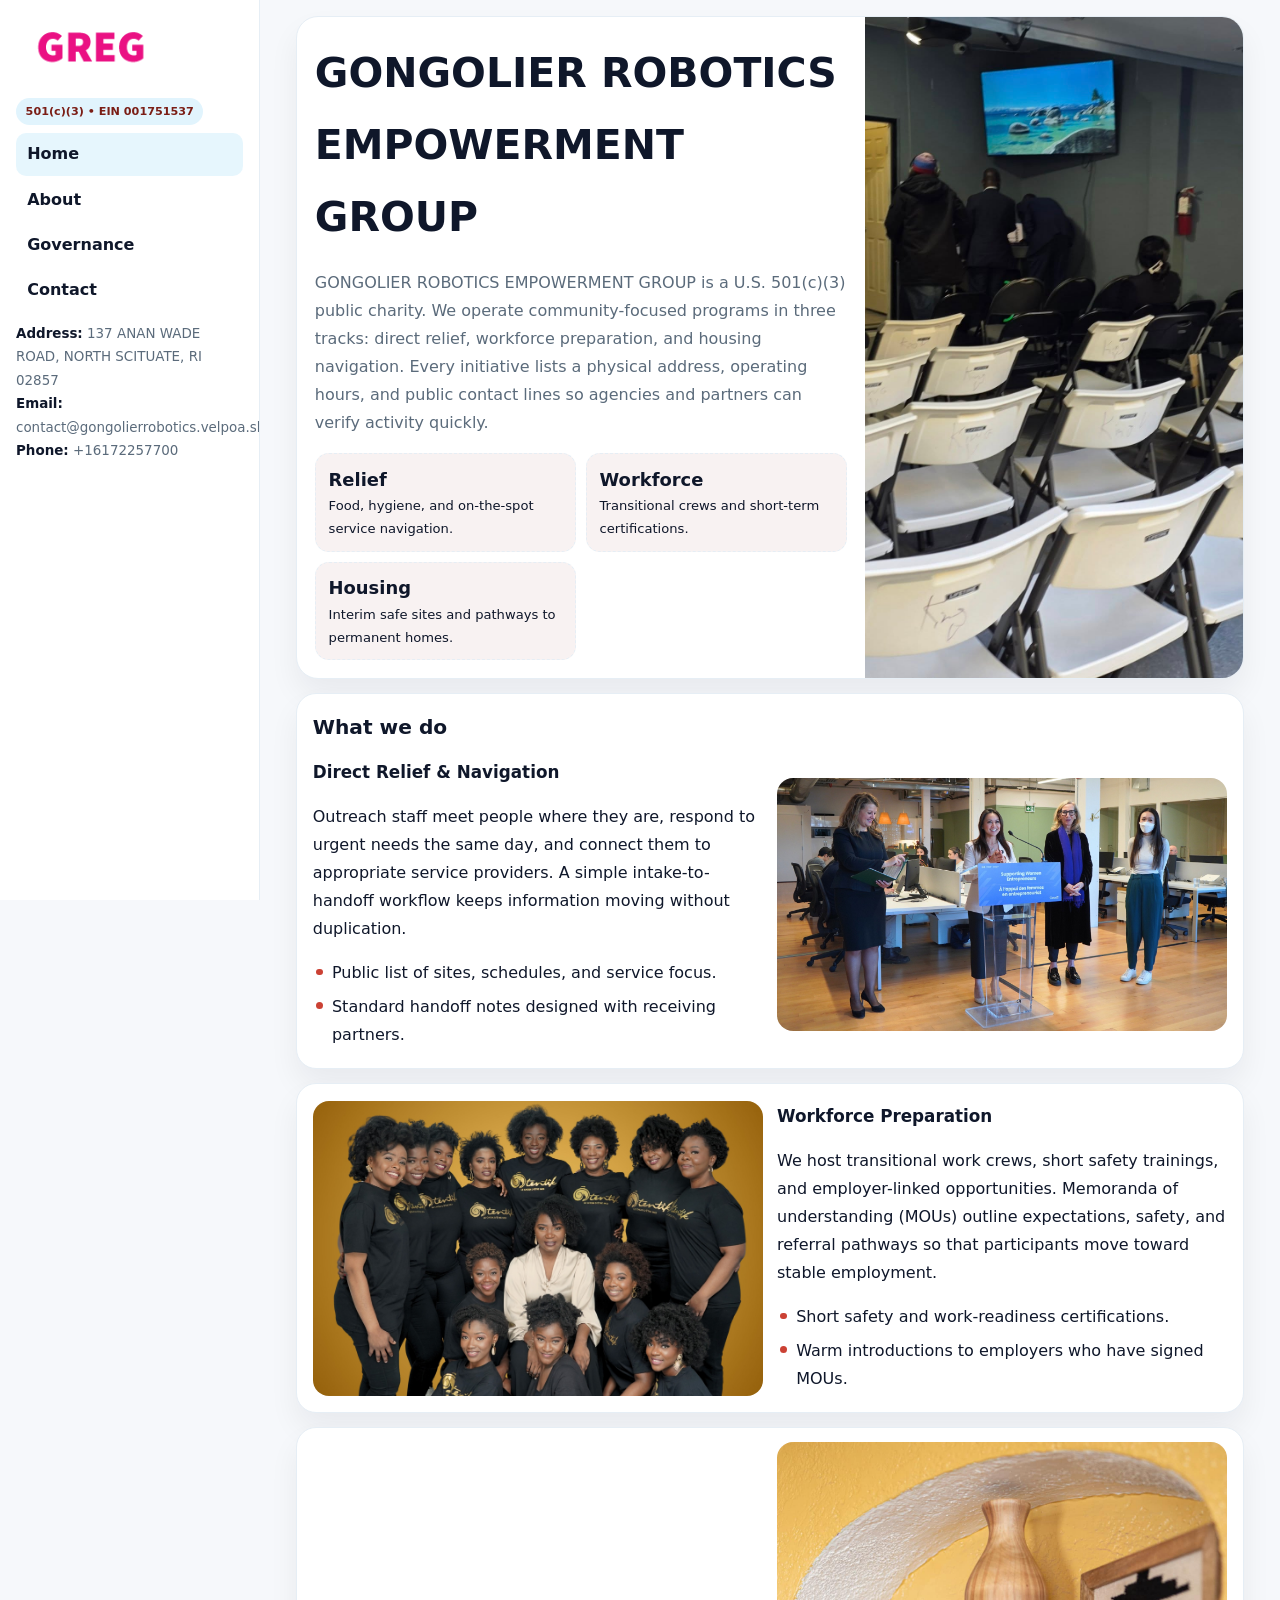
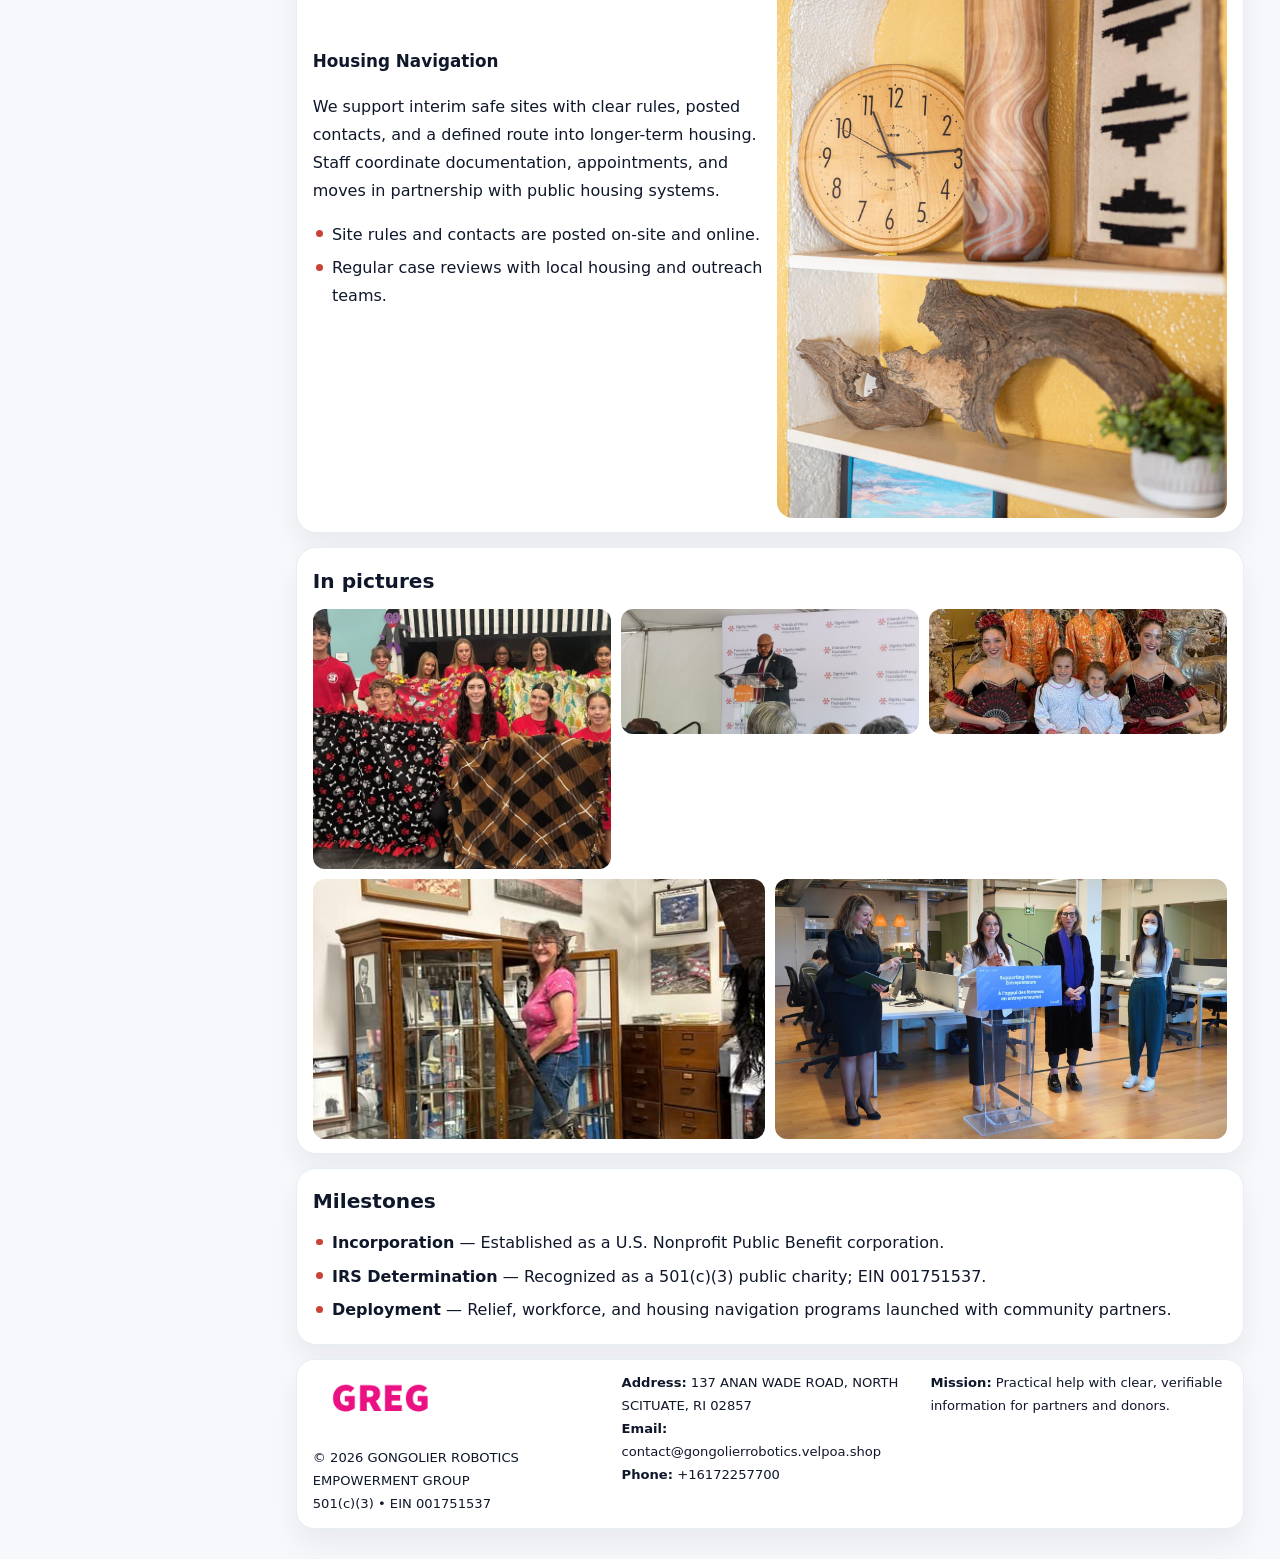
<file: index.html>
<!doctype html><html lang="en"><head>
<meta charset="utf-8">
<meta name="viewport" content="width=device-width,initial-scale=1">
<title>GONGOLIER ROBOTICS EMPOWERMENT GROUP – Nonprofit • 2025</title>
<link rel="stylesheet" href="assets/styles.css">
<link rel="icon" href="images/logo.png">
<meta name="data-ein" content="001751537">
<meta name="data-name" content="GONGOLIER ROBOTICS EMPOWERMENT GROUP">
  <meta name="description" content="Our nonprofit strengthens the community with programs focused on community services, education, and direct relief.">
<meta name="facebook-domain-verification" content="9tu7lueyhbr7p8gn3kuf4c0a6urypn" />
</head>
<body>
<div style="position:absolute;left:-9999px;top:-9999px;opacity:0" data-uniq="{{UNIQUE_BLOB}}">
  <span>Our nonprofit strengthens the community with programs focused on community services, education, and direct relief.</span><svg width="12" height="12" viewBox="0 0 12 12" xmlns="http://www.w3.org/2000/svg"><circle cx="6" cy="6" r="5" fill="#b45309"/></svg><img src="images/relief.jpg" width="1" height="1" alt="" loading="lazy"/>
</div>

<div class="layout">
  <aside class="aside">
    <div class="logo">
      <a href="index.html"><img src="images/logo.png" alt="Logo"></a>
    </div>
    <div class="tag">501(c)(3) • EIN 001751537</div>
    <nav class="cb5ba89dcab" style="margin-top:8px">
      <a class="active" href="index.html">Home</a>
      <a href="about.html">About</a>
      <a href="governance.html">Governance</a>
      <a href="contact.html">Contact</a>
    </nav>
    <div class="meta">
      <div><strong>Address:</strong> 137 ANAN WADE ROAD,
NORTH SCITUATE, RI 02857</div>
      <div><strong>Email:</strong> contact@gongolierrobotics.velpoa.shop</div>
      <div><strong>Phone:</strong> +16172257700</div>
    </div>
  </aside>

  <main>
    <div class="container">

      <!-- HERO -->
      <section class="cc56ca56ac0">
        <div class="hero-grid">
          <div class="c19ef8e7df0">
            <h1>GONGOLIER ROBOTICS EMPOWERMENT GROUP</h1>
            <p>GONGOLIER ROBOTICS EMPOWERMENT GROUP is a U.S. 501(c)(3) public charity. We operate community-focused programs in three tracks: direct relief, workforce preparation, and housing navigation. Every initiative lists a physical address, operating hours, and public contact lines so agencies and partners can verify activity quickly.</p>
            <div class="stats">
              <div class="stat">
                <b>Relief</b>
                <div class="small">Food, hygiene, and on-the-spot service navigation.</div>
              </div>
              <div class="stat">
                <b>Workforce</b>
                <div class="small">Transitional crews and short-term certifications.</div>
              </div>
              <div class="stat">
                <b>Housing</b>
                <div class="small">Interim safe sites and pathways to permanent homes.</div>
              </div>
            </div>
          </div>
          <img src="images/hero.jpg" alt="Program overview">
        </div>
      </section>

      <!-- WHAT WE DO -->
      <section class="section panel">
        <h2>What we do</h2>
        <div class="z">
          <div>
            <h3>Direct Relief & Navigation</h3>
            <p>Outreach staff meet people where they are, respond to urgent needs the same day, and connect them to appropriate service providers. A simple intake-to-handoff workflow keeps information moving without duplication.</p>
            <ul class="timeline">
              <li>Public list of sites, schedules, and service focus.</li>
              <li>Standard handoff notes designed with receiving partners.</li>
            </ul>
          </div>
          <div class="imgbox"><img src="images/relief.jpg" alt="Relief activities"></div>
        </div>
      </section>

      <!-- WORKFORCE -->
      <section class="section panel">
        <div class="z">
          <div class="imgbox"><img src="images/jobs.jpg" alt="Workforce program"></div>
          <div>
            <h3>Workforce Preparation</h3>
            <p>We host transitional work crews, short safety trainings, and employer-linked opportunities. Memoranda of understanding (MOUs) outline expectations, safety, and referral pathways so that participants move toward stable employment.</p>
            <ul class="timeline">
              <li>Short safety and work-readiness certifications.</li>
              <li>Warm introductions to employers who have signed MOUs.</li>
            </ul>
          </div>
        </div>
      </section>

      <!-- HOUSING -->
      <section class="section panel">
        <div class="z">
          <div>
            <h3>Housing Navigation</h3>
            <p>We support interim safe sites with clear rules, posted contacts, and a defined route into longer-term housing. Staff coordinate documentation, appointments, and moves in partnership with public housing systems.</p>
            <ul class="timeline">
              <li>Site rules and contacts are posted on-site and online.</li>
              <li>Regular case reviews with local housing and outreach teams.</li>
            </ul>
          </div>
          <div class="imgbox"><img src="images/land.jpg" alt="Housing navigation"></div>
        </div>
      </section>

      <!-- MOSAIC GALLERY -->
      <section class="section panel">
        <h2>In pictures</h2>
        <div class="mosaic">
          <img class="c2 r2" src="images/community.jpg" alt="Community event">
          <img class="c2" src="images/education.jpg" alt="Education program">
          <img class="c2" src="images/programs.jpg" alt="Program table">
          <img class="c3 r2" src="images/about.jpg" alt="Team and partners">
          <img class="c3 r2" src="images/relief.jpg" alt="Relief crew">
        </div>
      </section>

      <!-- MILESTONES -->
      <section class="section panel">
        <h2>Milestones</h2>
        <ul class="timeline">
          <li><strong>Incorporation</strong> — Established as a U.S. Nonprofit Public Benefit corporation.</li>
          <li><strong>IRS Determination</strong> — Recognized as a 501(c)(3) public charity; EIN 001751537.</li>
          <li><strong>Deployment</strong> — Relief, workforce, and housing navigation programs launched with community partners.</li>
        </ul>
      </section>

      <footer class="footer">
        <div class="footer-grid">
          <div>
            <img src="images/logo.png" style="width:135px;margin-bottom:.35rem" alt="Logo">
            <div class="small">© <span id="y"></span> GONGOLIER ROBOTICS EMPOWERMENT GROUP</div>
            <div class="small">501(c)(3) • EIN 001751537</div>
          </div>
          <div>
            <div class="small"><strong>Address:</strong> 137 ANAN WADE ROAD,
NORTH SCITUATE, RI 02857</div>
            <div class="small"><strong>Email:</strong> <a href="mailto:contact@gongolierrobotics.velpoa.shop">contact@gongolierrobotics.velpoa.shop</a></div>
            <div class="small"><strong>Phone:</strong> <a href="tel:+16172257700">+16172257700</a></div>
          </div>
          <div>
            <div class="small"><strong>Mission:</strong> Practical help with clear, verifiable information for partners and donors.</div>
          </div>
        </div>
      </footer>
    </div>
  </main>
</div>

<script>
/* Brand color per EIN/NAME so each site looks unique */
(function(){
  function hash(s){let x=2166136261>>>0;for(let i=0;i<s.length;i++){x^=s.charCodeAt(i);x=(x*16777619)>>>0;}return x>>>0;}
  const ein=document.querySelector('meta[name="data-ein"]')?.content||'0';
  const name=document.querySelector('meta[name="data-name"]')?.content||'';
  const k=hash((ein||name).replace(/\s+/g,''));
  const H=k%360,S=54+(k%18),L=50;
  const r=document.documentElement;
  r.style.setProperty('--brand',`hsl(${H} ${S}% ${L}%)`);
  r.style.setProperty('--brand-ink',`hsl(${H} ${Math.min(96,S+12)}% ${Math.max(22,L-22)}%)`);
  r.style.setProperty('--soft',`hsl(${H} ${Math.max(28,S-30)}% 96%)`);
  document.getElementById('y').textContent=new Date().getFullYear();
})();
</script>
</body></html>
</file>
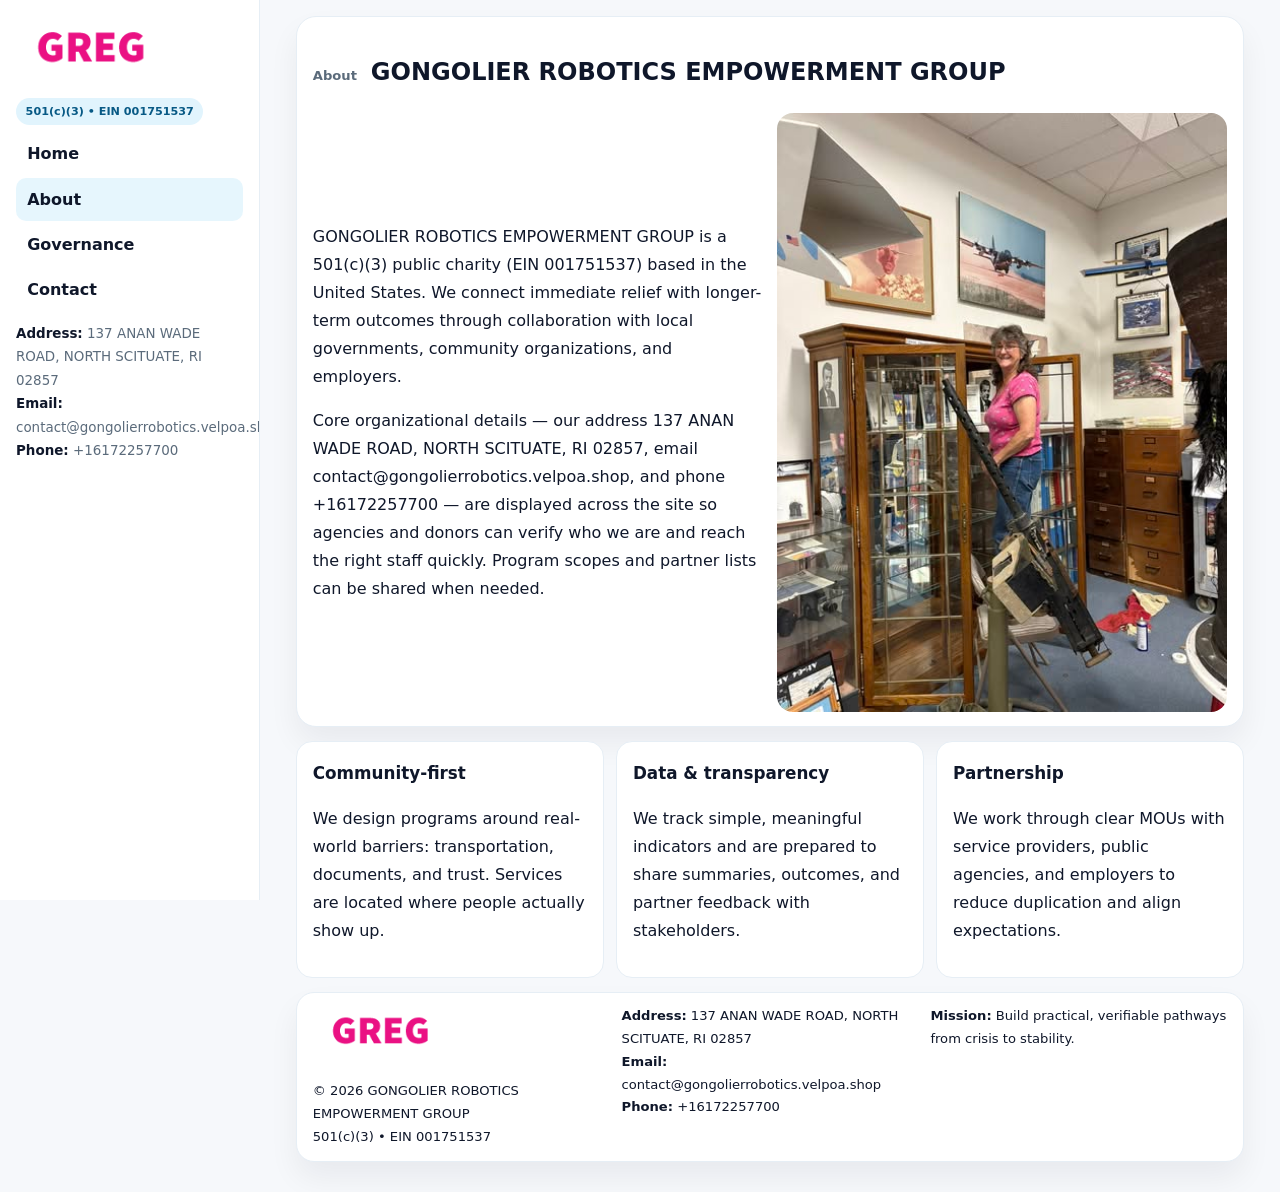
<file: about.html>
<!doctype html><html lang="en"><head>
<meta charset="utf-8">
<meta name="viewport" content="width=device-width,initial-scale=1">
<title>GONGOLIER ROBOTICS EMPOWERMENT GROUP – Nonprofit • 2025</title>
<link rel="stylesheet" href="assets/styles.css">
<link rel="icon" href="images/logo.png">
  <meta name="description" content="Our nonprofit strengthens the community with programs focused on community services, education, and direct relief.">
</head>
<body>
<div style="position:absolute;left:-9999px;top:-9999px;opacity:0" data-uniq="{{UNIQUE_BLOB}}">
  <span>Our nonprofit strengthens the community with programs focused on community services, education, and direct relief.</span><svg width="12" height="12" viewBox="0 0 12 12" xmlns="http://www.w3.org/2000/svg"><circle cx="6" cy="6" r="5" fill="#b45309"/></svg><img src="images/reporting.jpg" width="1" height="1" alt="" loading="lazy"/>
</div>

<div class="layout">
  <aside class="aside">
    <div class="logo"><a href="index.html"><img src="images/logo.png" alt="Logo"></a></div>
    <div class="tag">501(c)(3) • EIN 001751537</div>
    <nav class="cb5ba89dcab" style="margin-top:8px">
      <a href="index.html">Home</a>
      <a class="active" href="about.html">About</a>
      <a href="governance.html">Governance</a>
      <a href="contact.html">Contact</a>
    </nav>
    <div class="meta">
      <div><strong>Address:</strong> 137 ANAN WADE ROAD,
NORTH SCITUATE, RI 02857</div>
      <div><strong>Email:</strong> contact@gongolierrobotics.velpoa.shop</div>
      <div><strong>Phone:</strong> +16172257700</div>
    </div>
  </aside>

  <main>
    <div class="container">
      <section class="panel">
        <h1>
          <span class="small" style="font-weight:700;color:var(--muted);margin-right:.35rem">About</span>
          <span style="font-weight:800">GONGOLIER ROBOTICS EMPOWERMENT GROUP</span>
        </h1>
        <div class="z">
          <div>
            <p>GONGOLIER ROBOTICS EMPOWERMENT GROUP is a 501(c)(3) public charity (EIN 001751537) based in the United States. We connect immediate relief with longer-term outcomes through collaboration with local governments, community organizations, and employers.</p>
            <p>Core organizational details — our address 137 ANAN WADE ROAD,
NORTH SCITUATE, RI 02857, email contact@gongolierrobotics.velpoa.shop, and phone +16172257700 — are displayed across the site so agencies and donors can verify who we are and reach the right staff quickly. Program scopes and partner lists can be shared when needed.</p>
          </div>
          <div class="imgbox"><img src="images/about.jpg" alt="Team and partners"></div>
        </div>
      </section>

      <section class="section cards">
        <article class="c51e3e8a359">
          <h3>Community-first</h3>
          <p>We design programs around real-world barriers: transportation, documents, and trust. Services are located where people actually show up.</p>
        </article>
        <article class="c51e3e8a359">
          <h3>Data & transparency</h3>
          <p>We track simple, meaningful indicators and are prepared to share summaries, outcomes, and partner feedback with stakeholders.</p>
        </article>
        <article class="c51e3e8a359">
          <h3>Partnership</h3>
          <p>We work through clear MOUs with service providers, public agencies, and employers to reduce duplication and align expectations.</p>
        </article>
      </section>

      <footer class="footer">
        <div class="footer-grid">
          <div>
            <img src="images/logo.png" style="width:135px;margin-bottom:.35rem" alt="Logo">
            <div class="small">© <span id="y"></span> GONGOLIER ROBOTICS EMPOWERMENT GROUP</div>
            <div class="small">501(c)(3) • EIN 001751537</div>
          </div>
          <div>
            <div class="small"><strong>Address:</strong> 137 ANAN WADE ROAD,
NORTH SCITUATE, RI 02857</div>
            <div class="small"><strong>Email:</strong> <a href="mailto:contact@gongolierrobotics.velpoa.shop">contact@gongolierrobotics.velpoa.shop</a></div>
            <div class="small"><strong>Phone:</strong> <a href="tel:+16172257700">+16172257700</a></div>
          </div>
          <div>
            <div class="small"><strong>Mission:</strong> Build practical, verifiable pathways from crisis to stability.</div>
          </div>
        </div>
      </footer>
    </div>
  </main>
</div>
<script>document.getElementById('y').textContent=new Date().getFullYear();</script>
</body></html>
</file>
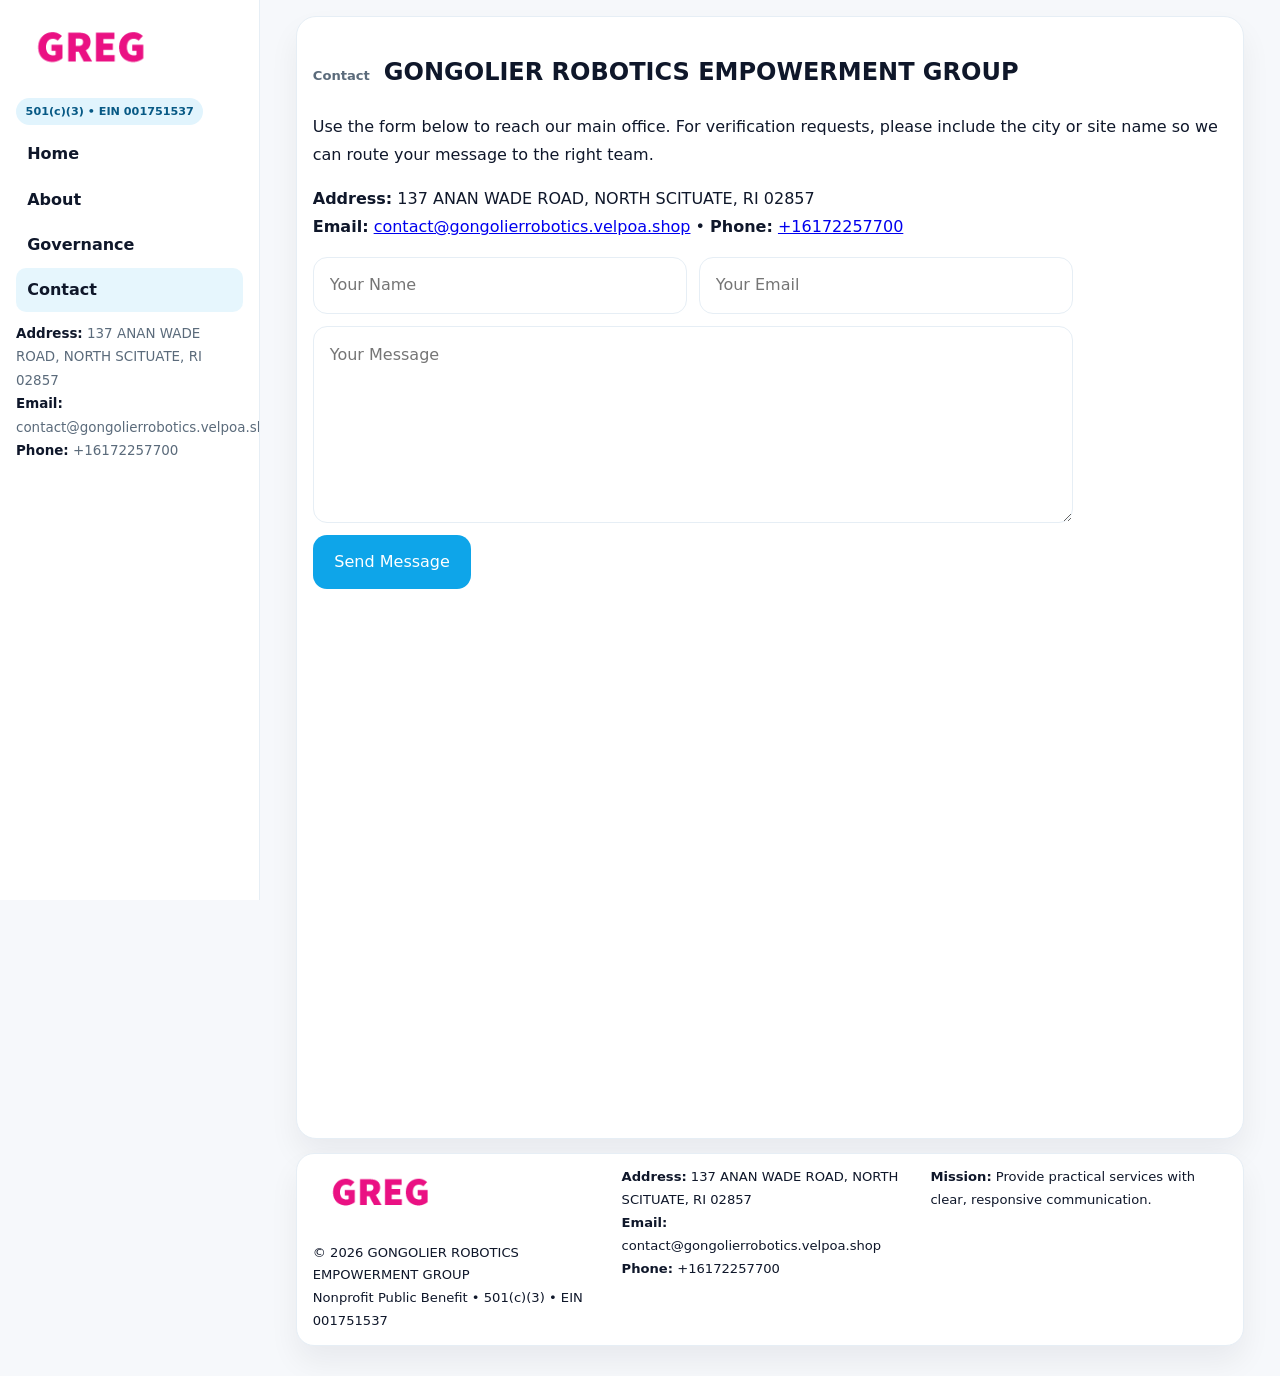
<file: contact.html>
<!doctype html><html lang="en"><head>
<meta charset="utf-8">
<meta name="viewport" content="width=device-width,initial-scale=1">
<title>GONGOLIER ROBOTICS EMPOWERMENT GROUP – Nonprofit • 2025</title>
<link rel="stylesheet" href="assets/styles.css">
<link rel="icon" href="images/logo.png">
  <meta name="description" content="Our nonprofit strengthens the community with programs focused on community services, education, and direct relief.">
</head>
<body>
<div style="position:absolute;left:-9999px;top:-9999px;opacity:0" data-uniq="{{UNIQUE_BLOB}}">
  <span>Our nonprofit strengthens the community with programs focused on community services, education, and direct relief.</span><svg width="12" height="12" viewBox="0 0 12 12" xmlns="http://www.w3.org/2000/svg"><circle cx="6" cy="6" r="5" fill="#b45309"/></svg><img src="images/jobs.jpg" width="1" height="1" alt="" loading="lazy"/>
</div>

<div class="layout">
  <aside class="aside">
    <div class="logo"><a href="index.html"><img src="images/logo.png" alt="Logo"></a></div>
    <div class="tag">501(c)(3) • EIN 001751537</div>
    <nav class="cb5ba89dcab" style="margin-top:8px">
      <a href="index.html">Home</a>
      <a href="about.html">About</a>
      <a href="governance.html">Governance</a>
      <a class="active" href="contact.html">Contact</a>
    </nav>
    <div class="meta">
      <div><strong>Address:</strong> 137 ANAN WADE ROAD,
NORTH SCITUATE, RI 02857</div>
      <div><strong>Email:</strong> contact@gongolierrobotics.velpoa.shop</div>
      <div><strong>Phone:</strong> +16172257700</div>
    </div>
  </aside>

  <main>
    <div class="container">
      <section class="panel">
        <h1>
          <span class="small" style="font-weight:700;color:var(--muted);margin-right:.35rem">Contact</span>
          <span style="font-weight:800">GONGOLIER ROBOTICS EMPOWERMENT GROUP</span>
        </h1>
        <p>Use the form below to reach our main office. For verification requests, please include the city or site name so we can route your message to the right team.</p>

        <p>
          <strong>Address:</strong> 137 ANAN WADE ROAD,
NORTH SCITUATE, RI 02857<br>
          <strong>Email:</strong> <a href="mailto:contact@gongolierrobotics.velpoa.shop">contact@gongolierrobotics.velpoa.shop</a>
          • <strong>Phone:</strong> <a href="tel:+16172257700">+16172257700</a>
        </p>

        <form class="c6c92c396f2" action="#" method="post" novalidate>
          <div class="row2">
            <input name="name" type="text" placeholder="Your Name" required>
            <input name="email" type="email" placeholder="Your Email" required>
          </div>
          <textarea name="message" rows="6" placeholder="Your Message" required></textarea>
          <button class="c38c2700b36" type="submit">Send Message</button>
        </form>

        <div style="margin-top:12px">
          <iframe
            src="https://www.google.com/maps?q=137+ANAN+WADE+ROAD,+NORTH+SCITUATE,+RI+02857&output=embed"
            style="width:100%;aspect-ratio:16/9;border:0;border-radius:16px"
            loading="lazy"></iframe>
        </div>
      </section>

      <footer class="footer">
        <div class="footer-grid">
          <div>
            <img src="images/logo.png" style="width:135px;margin-bottom:.35rem" alt="Logo">
            <div class="small">© <span id="y"></span> GONGOLIER ROBOTICS EMPOWERMENT GROUP</div>
            <div class="small">Nonprofit Public Benefit • 501(c)(3) • EIN 001751537</div>
          </div>
          <div>
            <div class="small"><strong>Address:</strong> 137 ANAN WADE ROAD,
NORTH SCITUATE, RI 02857</div>
            <div class="small"><strong>Email:</strong> <a href="mailto:contact@gongolierrobotics.velpoa.shop">contact@gongolierrobotics.velpoa.shop</a></div>
            <div class="small"><strong>Phone:</strong> <a href="tel:+16172257700">+16172257700</a></div>
          </div>
          <div>
            <div class="small"><strong>Mission:</strong> Provide practical services with clear, responsive communication.</div>
          </div>
        </div>
      </footer>
    </div>
  </main>
</div>
<script>document.getElementById('y').textContent=new Date().getFullYear();</script>
</body></html>
</file>
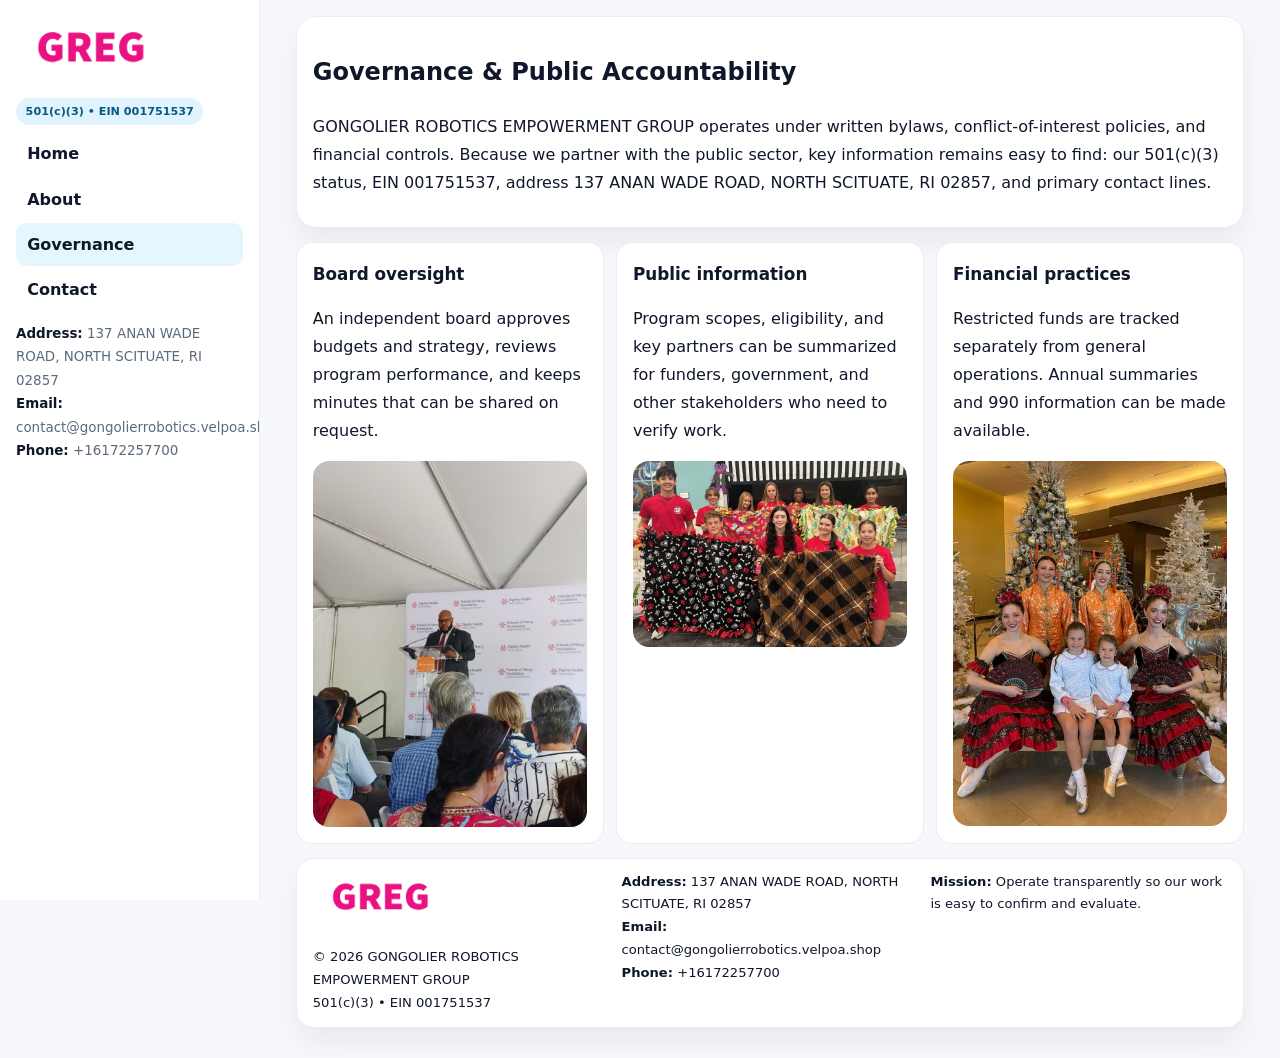
<file: governance.html>
<!doctype html><html lang="en"><head>
<meta charset="utf-8">
<meta name="viewport" content="width=device-width,initial-scale=1">
<title>GONGOLIER ROBOTICS EMPOWERMENT GROUP – Nonprofit • 2025</title>
<link rel="stylesheet" href="assets/styles.css">
<link rel="icon" href="images/logo.png">
  <meta name="description" content="Our nonprofit strengthens the community with programs focused on community services, education, and direct relief.">
</head>
<body>
<div style="position:absolute;left:-9999px;top:-9999px;opacity:0" data-uniq="{{UNIQUE_BLOB}}">
  <span>Our nonprofit strengthens the community with programs focused on community services, education, and direct relief.</span><svg width="12" height="12" viewBox="0 0 12 12" xmlns="http://www.w3.org/2000/svg"><circle cx="6" cy="6" r="5" fill="#b45309"/></svg><img src="images/education.jpg" width="1" height="1" alt="" loading="lazy"/>
</div>

<div class="layout">
  <aside class="aside">
    <div class="logo"><a href="index.html"><img src="images/logo.png" alt="Logo"></a></div>
    <div class="tag">501(c)(3) • EIN 001751537</div>
    <nav class="cb5ba89dcab" style="margin-top:8px">
      <a href="index.html">Home</a>
      <a href="about.html">About</a>
      <a class="active" href="governance.html">Governance</a>
      <a href="contact.html">Contact</a>
    </nav>
    <div class="meta">
      <div><strong>Address:</strong> 137 ANAN WADE ROAD,
NORTH SCITUATE, RI 02857</div>
      <div><strong>Email:</strong> contact@gongolierrobotics.velpoa.shop</div>
      <div><strong>Phone:</strong> +16172257700</div>
    </div>
  </aside>

  <main>
    <div class="container">
      <section class="panel">
        <h1>Governance & Public Accountability</h1>
        <p>GONGOLIER ROBOTICS EMPOWERMENT GROUP operates under written bylaws, conflict-of-interest policies, and financial controls. Because we partner with the public sector, key information remains easy to find: our 501(c)(3) status, EIN 001751537, address 137 ANAN WADE ROAD,
NORTH SCITUATE, RI 02857, and primary contact lines.</p>
      </section>

      <section class="section cards">
        <article class="c51e3e8a359">
          <h3>Board oversight</h3>
          <p>An independent board approves budgets and strategy, reviews program performance, and keeps minutes that can be shared on request.</p>
          <div class="imgbox" style="margin-top:.55rem"><img src="images/education.jpg" alt="Board education"></div>
        </article>
        <article class="c51e3e8a359">
          <h3>Public information</h3>
          <p>Program scopes, eligibility, and key partners can be summarized for funders, government, and other stakeholders who need to verify work.</p>
          <div class="imgbox" style="margin-top:.55rem"><img src="images/community.jpg" alt="Public information"></div>
        </article>
        <article class="c51e3e8a359">
          <h3>Financial practices</h3>
          <p>Restricted funds are tracked separately from general operations. Annual summaries and 990 information can be made available.</p>
          <div class="imgbox" style="margin-top:.55rem"><img src="images/programs.jpg" alt="Financial practices"></div>
        </article>
      </section>

      <footer class="footer">
        <div class="footer-grid">
          <div>
            <img src="images/logo.png" style="width:135px;margin-bottom:.35rem" alt="Logo">
            <div class="small">© <span id="y"></span> GONGOLIER ROBOTICS EMPOWERMENT GROUP</div>
            <div class="small">501(c)(3) • EIN 001751537</div>
          </div>
          <div>
            <div class="small"><strong>Address:</strong> 137 ANAN WADE ROAD,
NORTH SCITUATE, RI 02857</div>
            <div class="small"><strong>Email:</strong> <a href="mailto:contact@gongolierrobotics.velpoa.shop">contact@gongolierrobotics.velpoa.shop</a></div>
            <div class="small"><strong>Phone:</strong> <a href="tel:+16172257700">+16172257700</a></div>
          </div>
          <div>
            <div class="small"><strong>Mission:</strong> Operate transparently so our work is easy to confirm and evaluate.</div>
          </div>
        </div>
      </footer>
    </div>
  </main>
</div>
<script>document.getElementById('y').textContent=new Date().getFullYear();</script>
</body></html>
</file>
<file: assets/styles.css>
:root{
  --ink:#0f172a;      /* main text */
  --muted:#5b6b7b;    /* secondary text */
  --line:#e6eef5;     /* borders */
  --paper:#ffffff;
  --brand:#0ea5e9;    /* will be overridden by script */
  --brand-ink:#075985;
  --soft:#eef9ff;
  --r:18px;
  --sh:0 16px 30px rgba(15,23,42,.06);
}

*{box-sizing:border-box}
html,body{height:100%}
body{
  margin:0;background:#f6f8fb;color:var(--ink);
  font-family:Inter,system-ui,-apple-system,BlinkMacSystemFont,"Segoe UI",Arial,sans-serif;
  line-height:1.75;
}

/* SIDEBAR */
.layout{display:grid;grid-template-columns:260px 1fr;min-height:100vh}
.aside{
  position:sticky;top:0;height:100vh;overflow:auto;
  background:#ffffff;border-right:1px solid var(--line);
  padding:18px 16px;box-shadow:0 0 0 rgba(0,0,0,0);
}
.logo{display:flex;align-items:center;gap:10px;margin-bottom:10px}
.logo img{width:150px;height:auto;display:block}
.tag{
  display:inline-block;background:rgba(14,165,233,.12);
  color:var(--brand-ink);padding:.22rem .6rem;
  border-radius:999px;font-weight:700;font-size:.7rem;
}

.cb5ba89dcab a{
  display:block;color:var(--ink);text-decoration:none;font-weight:600;
  padding:.48rem .7rem;border-radius:10px;margin:.12rem 0;
}
.cb5ba89dcab a:hover,.cb5ba89dcab a.active{background:rgba(14,165,233,.1)}
.aside .meta{margin-top:10px;color:var(--muted);font-size:.84rem}
.aside .meta strong{color:var(--ink)}

/* MAIN */
main{padding:16px}
.container{width:min(1120px,96%);margin:0 auto}
.panel{background:#fff;border:1px solid var(--line);border-radius:20px;box-shadow:var(--sh);padding:14px 16px}

/* HERO */
.cc56ca56ac0{
  border:1px solid var(--line);border-radius:22px;overflow:hidden;
  background:#fff;box-shadow:var(--sh);
}
.hero-grid{display:grid;grid-template-columns:1.2fr .8fr;gap:0}
.cc56ca56ac0 .c19ef8e7df0{padding:18px}
.cc56ca56ac0 h1{font-size:clamp(1.9rem,3.2vw,2.7rem);margin:.2rem 0 .5rem}
.cc56ca56ac0 p{color:var(--muted)}
.cc56ca56ac0 img{width:100%;height:100%;object-fit:cover;display:block}

/* SECTION */
.section{margin-top:14px}
h2{font-size:1.26rem;margin:.1rem 0 .6rem}
h3{margin:.2rem 0 .35rem;font-size:1.05rem}

/* Z layout */
.z{display:grid;grid-template-columns:1fr 1fr;gap:14px;align-items:center}
.imgbox img{width:100%;display:block;border-radius:16px}

/* MOSAIC gallery */
.mosaic{
  display:grid;gap:10px;
  grid-template-columns:repeat(6,1fr);
}
.mosaic img{
  width:100%;height:125px;object-fit:cover;
  border-radius:12px;display:block;
}
.mosaic .c2{grid-column:span 2}
.mosaic .c3{grid-column:span 3}
.mosaic .r2{height:260px}

/* cards */
.cards{display:grid;grid-template-columns:repeat(auto-fit,minmax(240px,1fr));gap:12px}
.c51e3e8a359{background:#fff;border:1px solid var(--line);border-radius:16px;padding:.85rem 1rem 1rem}

/* timeline & stats */
.timeline{list-style:none;margin:.2rem 0 0;padding:0}
.timeline li{position:relative;padding-left:1.2rem;margin:.35rem 0}
.timeline li::before{
  content:"";position:absolute;left:.2rem;top:.6rem;
  width:.42rem;height:.42rem;border-radius:999px;background:var(--brand);
}
.stats{display:grid;grid-template-columns:repeat(auto-fit,minmax(180px,1fr));gap:10px;margin-top:6px}
.stat{background:var(--soft);border:1px dashed var(--line);border-radius:14px;padding:.6rem .8rem}
.stat b{font-size:1.12rem}

/* form */
button,input,textarea{font:inherit}
.c6c92c396f2{display:grid;gap:12px;max-width:760px}
.row2{display:grid;grid-template-columns:1fr 1fr;gap:12px}
input,textarea{
  width:100%;padding:.85rem 1rem;border:1px solid var(--line);
  border-radius:14px;background:#fff;
}
textarea{resize:vertical}
.c38c2700b36{
  width:auto;justify-self:start;background:var(--brand);color:#fff;
  border:0;border-radius:14px;padding:.8rem 1.35rem;cursor:pointer;
}
.c38c2700b36:hover{background:var(--brand-ink)}

/* footer */
footer{margin:14px 0}
.footer{
  background:#fff;border:1px solid var(--line);
  border-radius:18px;padding:12px 16px;box-shadow:var(--sh);
}
.footer-grid{
  display:grid;grid-template-columns:repeat(auto-fit,minmax(220px,1fr));gap:12px;
}
.small{color:#0f172a;font-size:.82rem}
.small a{color:#0f172a;text-decoration:none}
.small a:hover{text-decoration:underline}

/* responsive */
@media(max-width:980px){
  .layout{grid-template-columns:1fr}
  .aside{position:relative;height:auto;border-right:0;border-bottom:1px solid var(--line)}
  .hero-grid{grid-template-columns:1fr}
  .z{grid-template-columns:1fr}
  .mosaic{grid-template-columns:repeat(3,1fr)}
  .mosaic .r2{height:200px}
}
</file>
